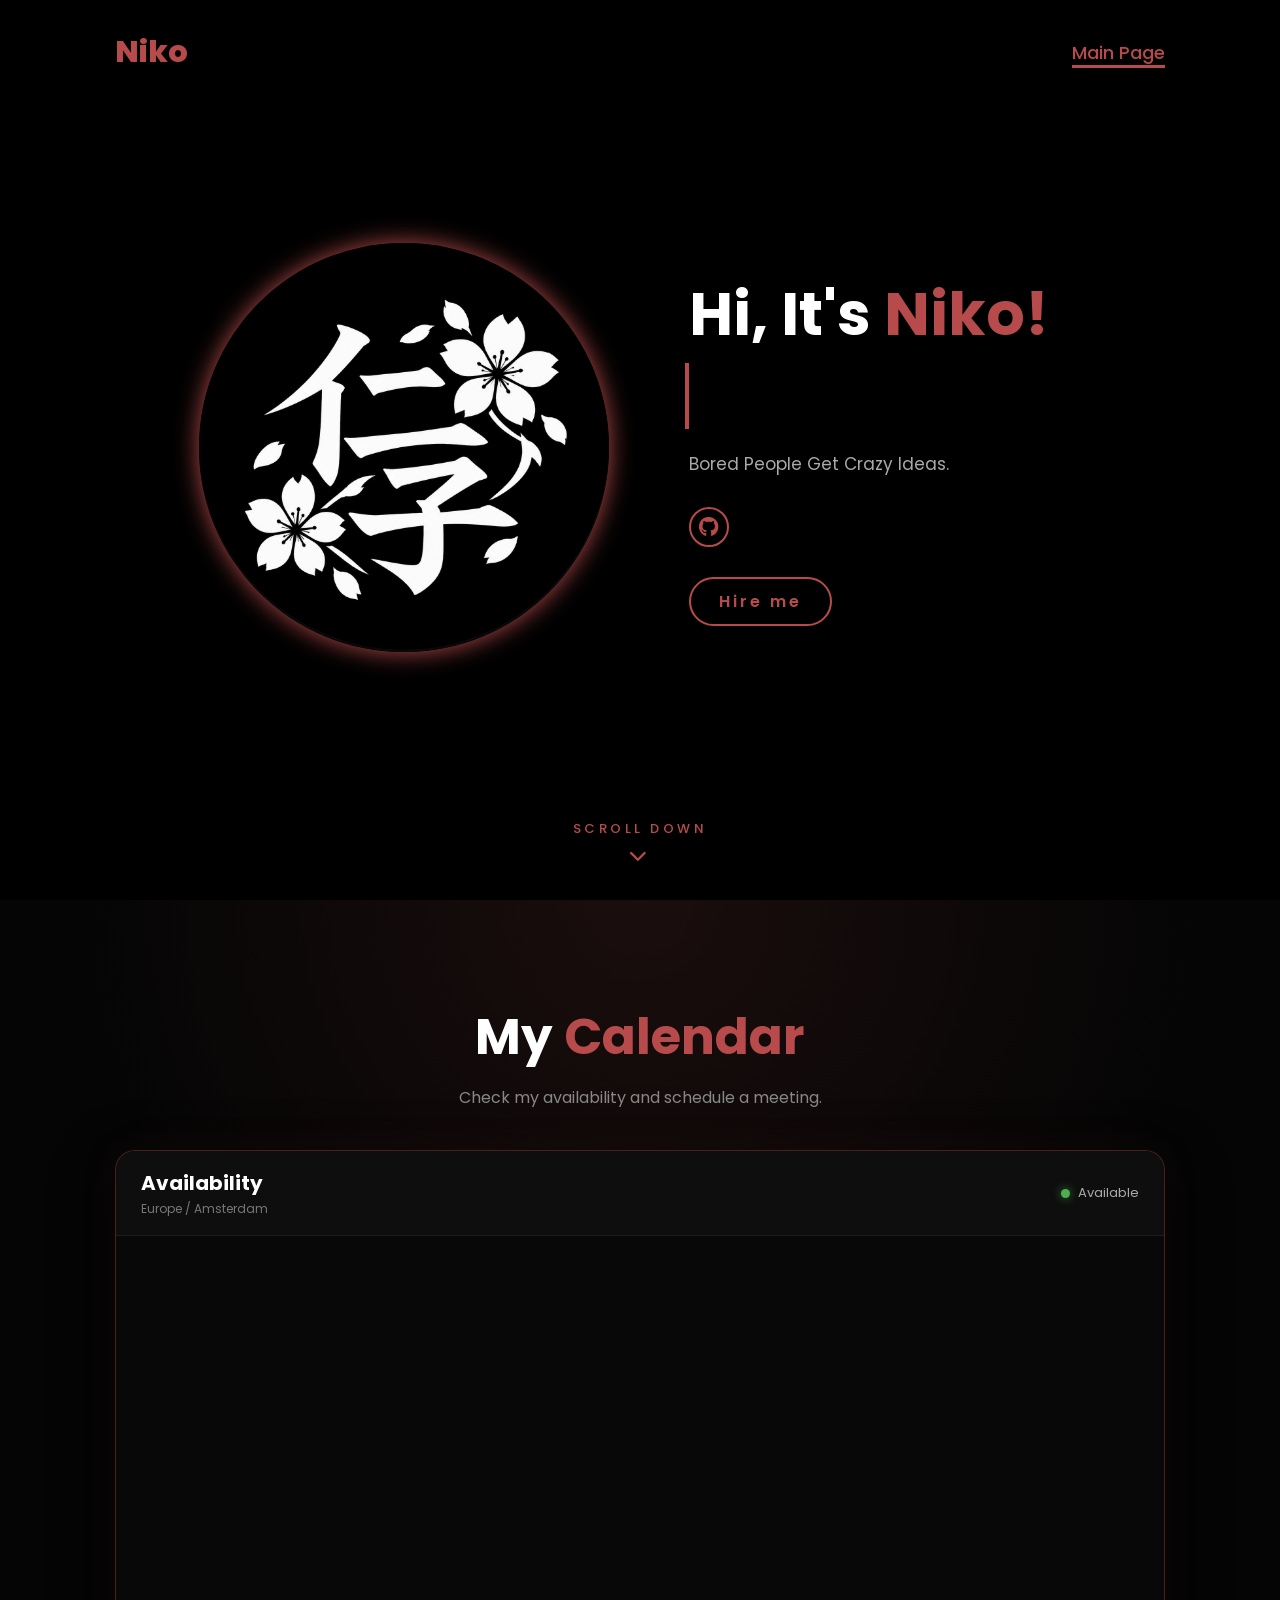
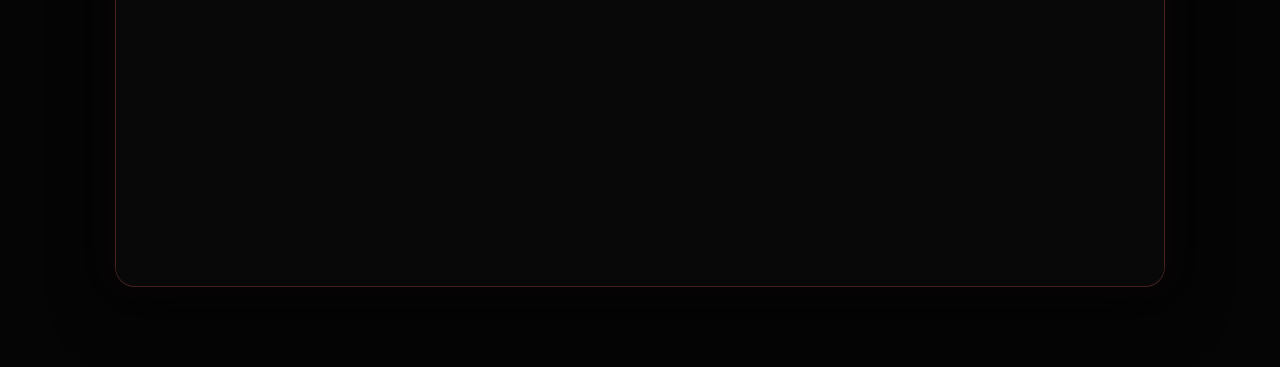
<file: index.html>
<!DOCTYPE html>
<html lang="en">

<head>
    <meta charset="UTF-8">
    <meta name="viewport" content="width=device-width, initial-scale=1.0">

    <title>Niko</title>

    <link rel="stylesheet" href="style.css">

    <link
        rel="stylesheet"
        href="https://cdnjs.cloudflare.com/ajax/libs/font-awesome/6.5.2/css/all.min.css"
    >
</head>

<body>

    <!-- ==============================
         HEADER
    =============================== -->

    <header>

        <a href="#" class="logo">Niko</a>

        <nav>
            <a href="#" class="active">Main Page</a>
        </nav>

    </header>


    <!-- ==============================
         HOME
    =============================== -->

    <section class="home">

        <div class="home-img">
            <img src="main.jpg" alt="Niko">
        </div>


        <div class="home-content">

            <h1>
                Hi, It's <span>Niko!</span>
            </h1>


            <h3 class="typing-text">
                <span></span>
            </h3>


            <p>
                Bored People Get Crazy Ideas.
            </p>


            <!-- SOCIALS -->

            <div class="social-icons">

                <a
                    href="github"
                    aria-label="GitHub"
                >
                    <i class="fa-brands fa-github"></i>
                </a>

            </div>


            <!-- HIRE BUTTON -->

            <a
                href="email"
                class="btn"
            >
                Hire me
            </a>

        </div>


        <!-- ==============================
             SCROLL DOWN
        =============================== -->

        <a
            href="#calendar"
            class="scroll-down"
        >

            <span>
                SCROLL DOWN
            </span>

            <i class="fa-solid fa-chevron-down"></i>

        </a>

    </section>


    <!-- ==============================
         CALENDAR
    =============================== -->

    <section
        class="calendar-section"
        id="calendar"
    >

        <div class="calendar-header">

            <h2>
                My <span>Calendar</span>
            </h2>

            <p>
                Check my availability and schedule a meeting.
            </p>

        </div>


        <div class="calendar">

            <!-- CALENDAR HEADER -->

            <div class="calendar-top">

                <div class="calendar-title">

                    <h3>
                        Availability
                    </h3>

                    <span>
                        Europe / Amsterdam
                    </span>

                </div>


                <div class="calendar-status">

                    <span></span>

                    Available

                </div>

            </div>


            <!-- GOOGLE CALENDAR -->

            <div class="calendar-frame">

                <iframe
                    src="https://calendar.google.com/calendar/embed?src=149a85f6ba852b319886a43e6353422af8e94b79077515bdbb19c2bb87d4b33e%40group.calendar.google.com&ctz=Europe%2FAmsterdam&bgcolor=%23050505"
                    frameborder="0"
                    scrolling="no">
                </iframe>

            </div>

        </div>

    </section>


</body>

</html>
</file>
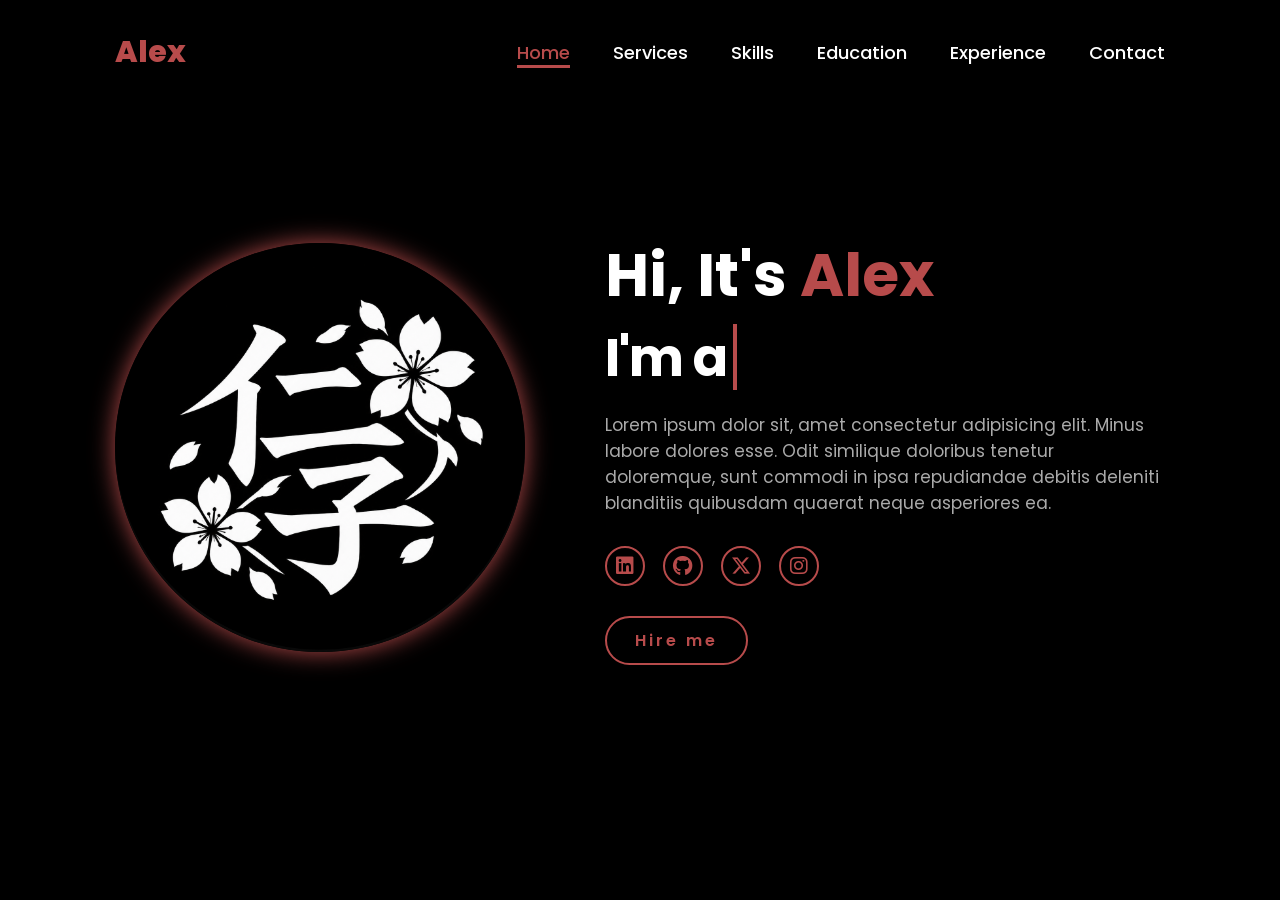
<file: index(1).html>
<!DOCTYPE html>
<html lang="en">
    
<head>
    <meta charset="UTF-8">
    <meta name="viewport" content="width=device-width, initial-scale=1.0">
    <link rel="stylesheet" href="https://cdnjs.cloudflare.com/ajax/libs/font-awesome/6.5.2/css/all.min.css">
    <link rel="stylesheet" href="style.css">
    <title>Portfolio Website</title>
</head>
<body>
    <header>
        <a href="#" class="logo">Alex</a>

        <nav>
            <a href="#" class="active"> Home</a>
            <a href="#" >Services</a>
            <a href="#" >Skills</a>
            <a href="#" >Education</a>
            <a href="#" >Experience</a>
            <a href="#" >Contact</a>
        </nav>
    </header>
    <section class="home">
        <div class="home-img">
            <img src="main.jpg" alt="">
        </div>
        <div class="home-content">
            <h1>Hi, It's <span>Alex</span></h1>
            <h3 class="typing-text">I'm a <span></span></h3>
            <p>Lorem ipsum dolor sit, amet consectetur adipisicing elit. Minus labore dolores esse. Odit similique doloribus tenetur doloremque, sunt commodi in ipsa repudiandae debitis deleniti blanditiis quibusdam quaerat neque asperiores ea.</p>
            <div class="social-icons">
                <a href="#"><i class="fa-brands fa-linkedin"></i></a>
                <a href="#"><i class="fa-brands fa-github"></i></a>
                <a href="#"><i class="fa-brands fa-x-twitter"></i></a>
                <a href="#"><i class="fa-brands fa-instagram"></i></a>
            </div>
            <a href="#" class="btn">Hire me</a>
        </div>
    </section>
</body>
</html>
</file>
<file: style.css>
@import url('https://fonts.googleapis.com/css2?family=Poppins:wght@100;200;300;400;500;600;700&display=swap');


/* =================================
   RESET
================================= */

* {
    margin: 0;
    padding: 0;

    box-sizing: border-box;

    text-decoration: none;

    border: none;
    outline: none;

    font-family: 'Poppins', sans-serif;
}


/* =================================
   GENERAL
================================= */

html {
    font-size: 62.5%;

    scroll-behavior: smooth;
}

body {
    width: 100%;

    min-height: 100vh;

    overflow-x: hidden;

    background-color: #000;

    color: white;
}


/* =================================
   HEADER
================================= */

header {

    position: fixed;

    top: 0;
    left: 0;

    width: 100%;

    padding: 1rem 9%;

    margin-top: 20px;

    background-color: transparent;

    display: flex;

    justify-content: space-between;

    align-items: center;

    z-index: 1000;
}


/* LOGO */

.logo {

    font-size: 3rem;

    color: #b74b4b;

    font-weight: 800;

    cursor: pointer;

    transition: 0.5s ease;
}

.logo:hover {

    transform: scale(1.1);

}


/* NAVIGATION */

nav a {

    font-size: 1.8rem;

    color: white;

    margin-left: 4rem;

    font-weight: 500;

    transition: 0.3s ease;

    border-bottom: 3px solid transparent;
}

nav a:hover,
nav a.active {

    color: #b74b4b;

    border-bottom: 3px solid #b74b4b;
}


/* =================================
   SECTIONS
================================= */

section {

    min-height: 100vh;

    padding: 5rem 9%;
}


/* =================================
   HOME
================================= */

.home {

    position: relative;

    display: flex;

    justify-content: center;

    align-items: center;

    gap: 8rem;

    background-color: #000;
}


/* =================================
   HOME CONTENT
================================= */

.home-content h1 {

    font-size: 6rem;

    font-weight: 700;

    line-height: 1.3;
}


.home-content p {

    font-size: 1.7rem;

    color: #aaa;

    margin-top: 0.5rem;
}


/* RED TEXT */

span {

    color: #b74b4b;
}


/* =================================
   PROFILE IMAGE
================================= */

.home-img {

    border-radius: 50%;
}


.home-img img {

    position: relative;

    width: 32vw;

    max-width: 450px;

    border-radius: 50%;

    cursor: pointer;

    box-shadow:
        0 0 25px #b74b4b;

    transition:
        transform 0.4s ease,
        box-shadow 0.4s ease;
}


.home-img img:hover {

    transform: scale(1.04);

    box-shadow:
        0 0 25px #b74b4b,
        0 0 60px rgba(183, 75, 75, 0.35);
}


/* =================================
   TYPING TEXT
================================= */

.typing-text {

    font-size: 5.2rem;

    font-weight: 700;

    min-height: 6.5rem;

    margin-top: 0.5rem;

    margin-bottom: 1.5rem;

    letter-spacing: -0.1rem;
}


.typing-text span {

    position: relative;

    color: #b74b4b;
}


/* WORD */

.typing-text span::before {

    content: "Web Developer";

    color: #b74b4b;

    animation:
        words 20s infinite;
}


/* CURSOR */

.typing-text span::after {

    content: "";

    position: absolute;

    right: -10px;

    top: 5%;

    width: calc(100% + 10px);

    height: 90%;

    background-color: #000;

    border-left: 4px solid #b74b4b;

    animation:
        cursor 0.7s ease-in-out infinite;
}


/* CURSOR ANIMATION */

@keyframes cursor {

    0%,
    100% {

        border-left-color: #b74b4b;

    }

    50% {

        border-left-color: transparent;

    }

}


/* WORD ANIMATION */

@keyframes words {

    0%,
    20% {

        content: "Web Developer";

    }

    21%,
    40% {

        content: "Developer";

    }

    41%,
    60% {

        content: "Web Designer";

    }

    61%,
    80% {

        content: "Youtuber";

    }

    81%,
    100% {

        content: "Script Writer";

    }

}


/* =================================
   SOCIAL ICONS
================================= */

.social-icons a {

    display: inline-flex;

    justify-content: center;

    align-items: center;

    width: 4rem;

    height: 4rem;

    background-color: transparent;

    border: 0.2rem solid #b74b4b;

    font-size: 2rem;

    border-radius: 50%;

    margin: 3rem 1.5rem 3rem 0;

    transition:
        0.3s ease;

    color: #b74b4b;
}


.social-icons a:hover {

    color: black;

    transform:
        scale(1.3)
        translateY(-5px);

    background-color: #b74b4b;

    box-shadow:
        0 0 25px #b74b4b;
}


/* =================================
   BUTTON
================================= */

.btn {

    display: inline-block;

    padding: 1rem 2.8rem;

    background-color: black;

    border-radius: 4rem;

    font-size: 1.6rem;

    color: #b74b4b;

    letter-spacing: 0.3rem;

    font-weight: 600;

    border: 2px solid #b74b4b;

    transition:
        0.3s ease;

    cursor: pointer;
}


.btn:hover {

    transform:
        scale(1.04);

    background-color: #b74b4b;

    color: black;

    box-shadow:
        0 0 25px #b74b4b;
}


/* =================================
   SCROLL DOWN
================================= */

.scroll-down {

    position: absolute;

    bottom: 35px;

    left: 50%;

    transform:
        translateX(-50%);

    display: flex;

    flex-direction: column;

    align-items: center;

    gap: 0.8rem;

    color: #777;

    font-size: 1.3rem;

    font-weight: 500;

    letter-spacing: 0.35rem;

    transition:
        color 0.3s ease,
        transform 0.3s ease;

    animation:
        scrollFloat 2s ease-in-out infinite;
}


.scroll-down:hover {

    color: #b74b4b;

    transform:
        translateX(-50%)
        translateY(-5px);
}


.scroll-down i {

    font-size: 1.8rem;

    color: #b74b4b;

    animation:
        arrowBounce 1.5s ease-in-out infinite;
}


/* SCROLL TEXT */

@keyframes scrollFloat {

    0%,
    100% {

        opacity: 0.55;

    }

    50% {

        opacity: 1;

    }

}


/* SCROLL ARROW */

@keyframes arrowBounce {

    0%,
    100% {

        transform:
            translateY(0);

    }

    50% {

        transform:
            translateY(8px);

    }

}


/* =================================
   CALENDAR SECTION
================================= */

.calendar-section {

    min-height: 100vh;

    padding:
        10rem 9%
        8rem;

    display: flex;

    flex-direction: column;

    align-items: center;

    justify-content: center;

    background:

        radial-gradient(
            circle at 50% 0%,
            rgba(183, 75, 75, 0.12),
            transparent 45%
        ),

        #050505;
}


/* =================================
   CALENDAR HEADER
================================= */

.calendar-header {

    text-align: center;

    margin-bottom: 4rem;
}


.calendar-header h2 {

    font-size: 5rem;

    font-weight: 700;

    margin-bottom: 1rem;
}


.calendar-header p {

    font-size: 1.6rem;

    color: #888;
}


/* =================================
   CALENDAR CARD
================================= */

.calendar {

    width: 100%;

    max-width: 1200px;

    background-color: #0b0b0b;

    border:
        1px solid
        rgba(183, 75, 75, 0.35);

    border-radius: 2rem;

    overflow: hidden;

    box-shadow:

        0 20px 60px
        rgba(0, 0, 0, 0.6),

        0 0 40px
        rgba(183, 75, 75, 0.08);

    transition:
        transform 0.35s ease,
        box-shadow 0.35s ease;
}


.calendar:hover {

    transform:
        translateY(-5px);

    box-shadow:

        0 25px 70px
        rgba(0, 0, 0, 0.7),

        0 0 50px
        rgba(183, 75, 75, 0.14);
}


/* =================================
   CALENDAR TOP BAR
================================= */

.calendar-top {

    height: 85px;

    display: flex;

    align-items: center;

    justify-content: space-between;

    padding:
        0 2.5rem;

    background-color: #0e0e0e;

    border-bottom:
        1px solid
        rgba(255, 255, 255, 0.06);
}


/* TITLE */

.calendar-title h3 {

    font-size: 2rem;

    color: white;

    margin-bottom: 0.2rem;
}


.calendar-title span {

    font-size: 1.2rem;

    color: #777;
}


/* =================================
   CALENDAR STATUS
================================= */

.calendar-status {

    display: flex;

    align-items: center;

    gap: 0.8rem;

    font-size: 1.3rem;

    color: #aaa;
}


.calendar-status span {

    width: 9px;

    height: 9px;

    border-radius: 50%;

    background-color: #4caf50;

    box-shadow:
        0 0 10px
        rgba(76, 175, 80, 0.7);
}


/* =================================
   GOOGLE CALENDAR
================================= */

.calendar-frame {

    width: 100%;

    height: 650px;

    background-color: #080808;

    overflow: hidden;
}


.calendar-frame iframe {

    display: block;

    width: 100%;

    height: 100%;

    border: 0;

    /*
       Darken Google's calendar.
    */

    filter:
        invert(0.88)
        hue-rotate(180deg)
        brightness(0.75)
        contrast(1.05);
}


/* =================================
   TABLET
================================= */

@media (max-width: 1000px) {

    .home {

        gap: 4rem;

    }

}


/* =================================
   MOBILE
================================= */

@media (max-width: 995px) {

    nav {

        position: absolute;

        display: none;

        top: 0;

        right: 0;

        width: 40%;

        border-left:
            3px solid #b74b4b;

        border-bottom:
            3px solid #b74b4b;

        border-bottom-left-radius:
            2rem;

        padding: 1rem;

        background-color: #161616;

        border-top:
            0.1rem solid
            rgba(0, 0, 0, 0.1);
    }


    nav.active {

        display: block;

    }


    nav a {

        display: block;

        font-size: 2rem;

        margin: 3rem 0;

    }


    nav a:hover,
    nav a.active {

        padding: 1rem;

        border-radius: 0.5rem;

        border-bottom:
            0.5rem solid #b74b4b;
    }


    /* HOME */

    .home {

        flex-direction: column;

        margin:
            5rem 4rem;
    }


    .home-content h1 {

        font-size: 5rem;

    }


    .typing-text {

        font-size: 4rem;

        min-height: 5rem;

    }


    .home-img img {

        width: 70vw;

        margin-top: 4rem;

    }


    /* CALENDAR */

    .calendar-section {

        padding:
            8rem 4%
            6rem;
    }


    .calendar-header h2 {

        font-size: 4rem;

    }


    .calendar {

        border-radius:
            1.5rem;

    }


    .calendar-frame {

        height:
            600px;

    }

}


/* =================================
   SMALL PHONES
================================= */

@media (max-width: 600px) {

    .home {

        margin:
            4rem 2rem;

    }


    .home-content h1 {

        font-size:
            4rem;

    }


    .typing-text {

        font-size:
            3.2rem;

        min-height:
            4rem;

    }


    .home-img img {

        width:
            80vw;

    }


    .scroll-down {

        font-size:
            1rem;

        bottom:
            25px;

        letter-spacing:
            0.25rem;

    }


    /* CALENDAR */

    .calendar-section {

        padding:
            8rem 3%
            5rem;

    }


    .calendar-header h2 {

        font-size:
            3.5rem;

    }


    .calendar-header p {

        font-size:
            1.4rem;

    }


    .calendar-top {

        height:
            75px;

        padding:
            0 1.5rem;

    }


    .calendar-title h3 {

        font-size:
            1.6rem;

    }


    .calendar-title span {

        font-size:
            1rem;

    }


    .calendar-frame {

        height:
            550px;

    }

}
</file>
